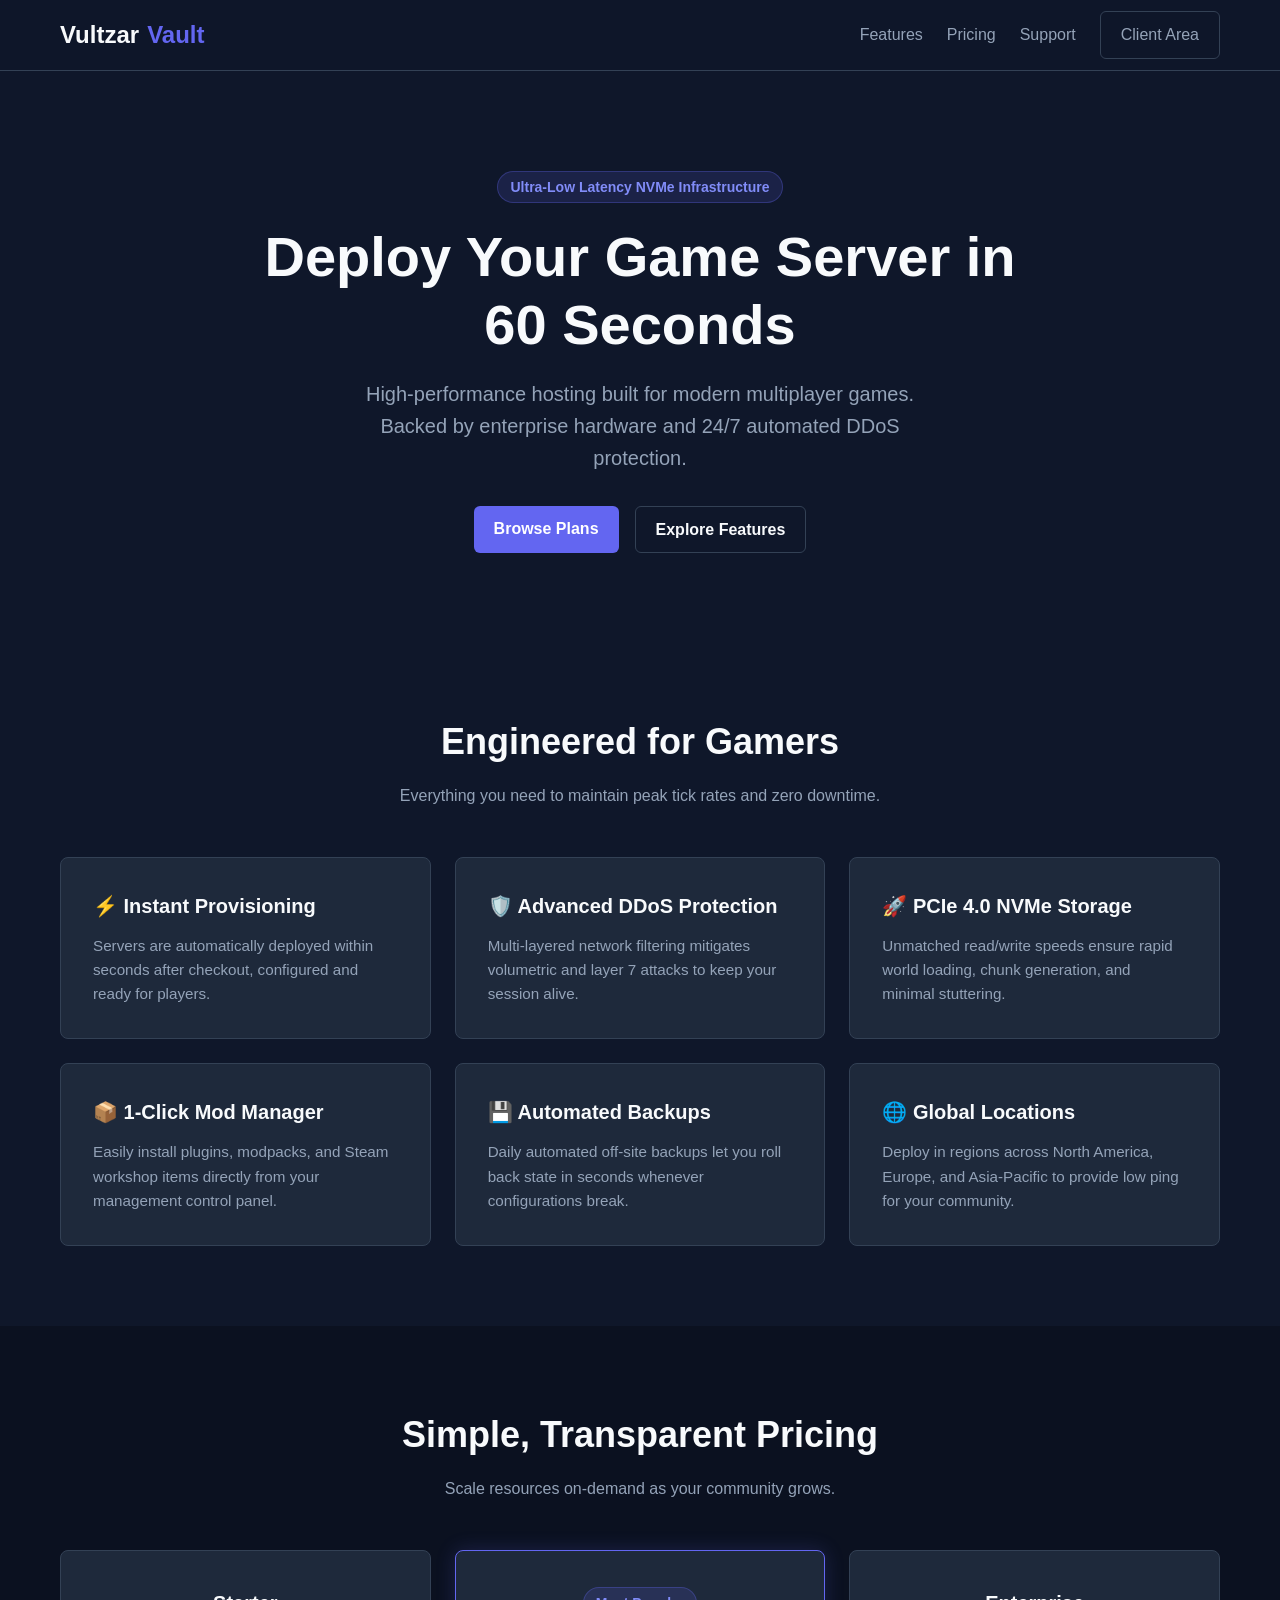
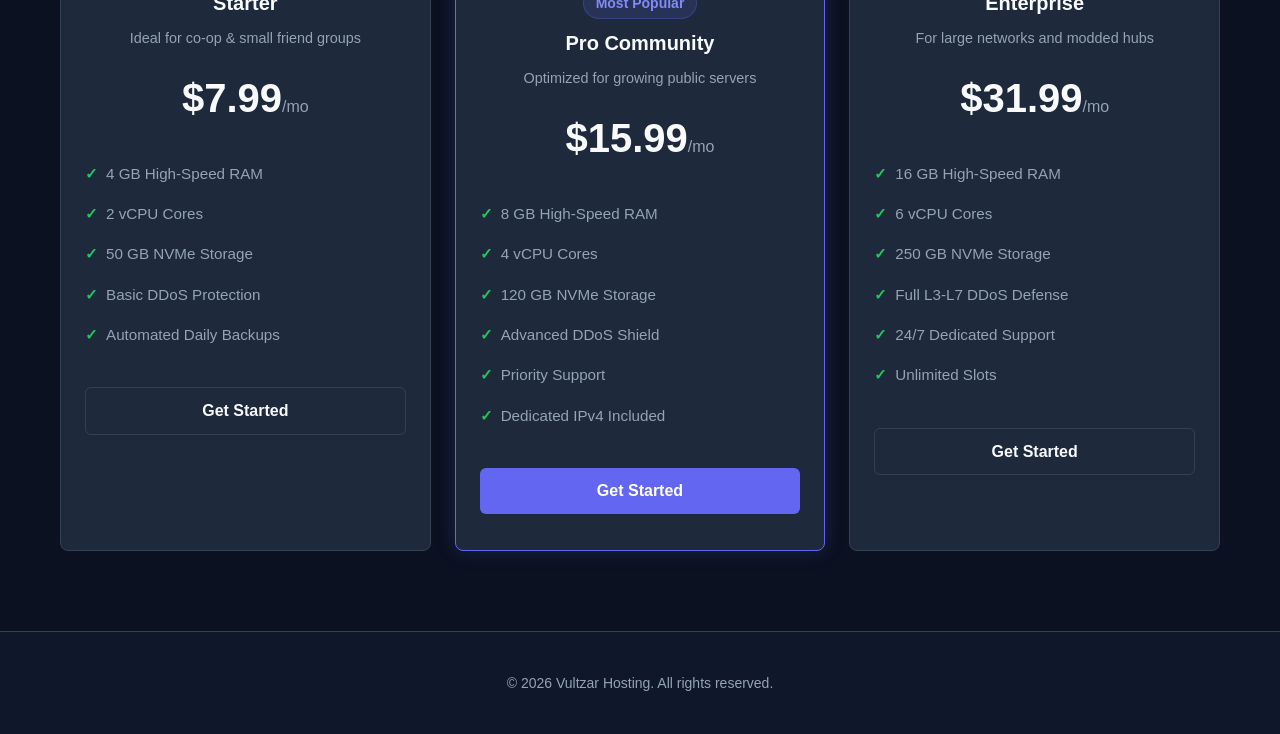
<file: index.html>
<!DOCTYPE html>
<html lang="en">
<head>
  <meta charset="UTF-8" />
  <meta name="viewport" content="width=device-width, initial-scale=1.0" />
  <title>Vultzar Vault - High-Performance Game Server Hosting</title>
  <!-- Link to external stylesheet -->
  <link rel="stylesheet" href="style.css" />
</head>
<body>

  <!-- Header -->
  <header>
    <div class="container">
      <nav>
        <a href="#" class="logo">Vultzar<span>Vault</span></a>
        <ul class="nav-links">
          <li><a href="#features">Features</a></li>
          <li><a href="#pricing">Pricing</a></li>
          <li><a href="#support">Support</a></li>
          <li><a href="https://pelican.vultzar.com" class="btn btn-outline">Client Area</a></li>
        </ul>
      </nav>
    </div>
  </header>

  <!-- Hero Section -->
  <section class="hero">
    <div class="container">
      <div class="badge">Ultra-Low Latency NVMe Infrastructure</div>
      <h1>Deploy Your Game Server in 60 Seconds</h1>
      <p>High-performance hosting built for modern multiplayer games. Backed by enterprise hardware and 24/7 automated DDoS protection.</p>
      <div class="hero-actions">
        <a href="#pricing" class="btn btn-primary">Browse Plans</a>
        <a href="#features" class="btn btn-outline">Explore Features</a>
      </div>
    </div>
  </section>

  <!-- Features Section -->
  <section id="features" class="features">
    <div class="container">
      <div class="section-title">
        <h2>Engineered for Gamers</h2>
        <p>Everything you need to maintain peak tick rates and zero downtime.</p>
      </div>

      <div class="feature-grid">
        <div class="feature-card">
          <h3>⚡ Instant Provisioning</h3>
          <p>Servers are automatically deployed within seconds after checkout, configured and ready for players.</p>
        </div>
        <div class="feature-card">
          <h3>🛡️ Advanced DDoS Protection</h3>
          <p>Multi-layered network filtering mitigates volumetric and layer 7 attacks to keep your session alive.</p>
        </div>
        <div class="feature-card">
          <h3>🚀 PCIe 4.0 NVMe Storage</h3>
          <p>Unmatched read/write speeds ensure rapid world loading, chunk generation, and minimal stuttering.</p>
        </div>
        <div class="feature-card">
          <h3>📦 1-Click Mod Manager</h3>
          <p>Easily install plugins, modpacks, and Steam workshop items directly from your management control panel.</p>
        </div>
        <div class="feature-card">
          <h3>💾 Automated Backups</h3>
          <p>Daily automated off-site backups let you roll back state in seconds whenever configurations break.</p>
        </div>
        <div class="feature-card">
          <h3>🌐 Global Locations</h3>
          <p>Deploy in regions across North America, Europe, and Asia-Pacific to provide low ping for your community.</p>
        </div>
      </div>
    </div>
  </section>

  <!-- Pricing Section -->
  <section id="pricing" class="pricing">
    <div class="container">
      <div class="section-title">
        <h2>Simple, Transparent Pricing</h2>
        <p>Scale resources on-demand as your community grows.</p>
      </div>

      <div class="pricing-grid">
        <!-- Tier 1 -->
        <div class="price-card">
          <h3>Starter</h3>
          <p class="plan-desc">Ideal for co-op & small friend groups</p>
          <div class="price">$7.99<span>/mo</span></div>
          <ul class="price-features">
            <li>4 GB High-Speed RAM</li>
            <li>2 vCPU Cores</li>
            <li>50 GB NVMe Storage</li>
            <li>Basic DDoS Protection</li>
            <li>Automated Daily Backups</li>
          </ul>
          <a href="#" class="btn btn-outline full-width">Get Started</a>
        </div>

        <!-- Tier 2 -->
        <div class="price-card featured">
          <div class="badge badge-featured">Most Popular</div>
          <h3>Pro Community</h3>
          <p class="plan-desc">Optimized for growing public servers</p>
          <div class="price">$15.99<span>/mo</span></div>
          <ul class="price-features">
            <li>8 GB High-Speed RAM</li>
            <li>4 vCPU Cores</li>
            <li>120 GB NVMe Storage</li>
            <li>Advanced DDoS Shield</li>
            <li>Priority Support</li>
            <li>Dedicated IPv4 Included</li>
          </ul>
          <a href="#" class="btn btn-primary full-width">Get Started</a>
        </div>

        <!-- Tier 3 -->
        <div class="price-card">
          <h3>Enterprise</h3>
          <p class="plan-desc">For large networks and modded hubs</p>
          <div class="price">$31.99<span>/mo</span></div>
          <ul class="price-features">
            <li>16 GB High-Speed RAM</li>
            <li>6 vCPU Cores</li>
            <li>250 GB NVMe Storage</li>
            <li>Full L3-L7 DDoS Defense</li>
            <li>24/7 Dedicated Support</li>
            <li>Unlimited Slots</li>
          </ul>
          <a href="#" class="btn btn-outline full-width">Get Started</a>
        </div>
      </div>
    </div>
  </section>

  <!-- Footer -->
  <footer>
    <div class="container">
      <p>&copy; 2026 Vultzar Hosting. All rights reserved.</p>
    </div>
  </footer>

</body>
</html>
</file>
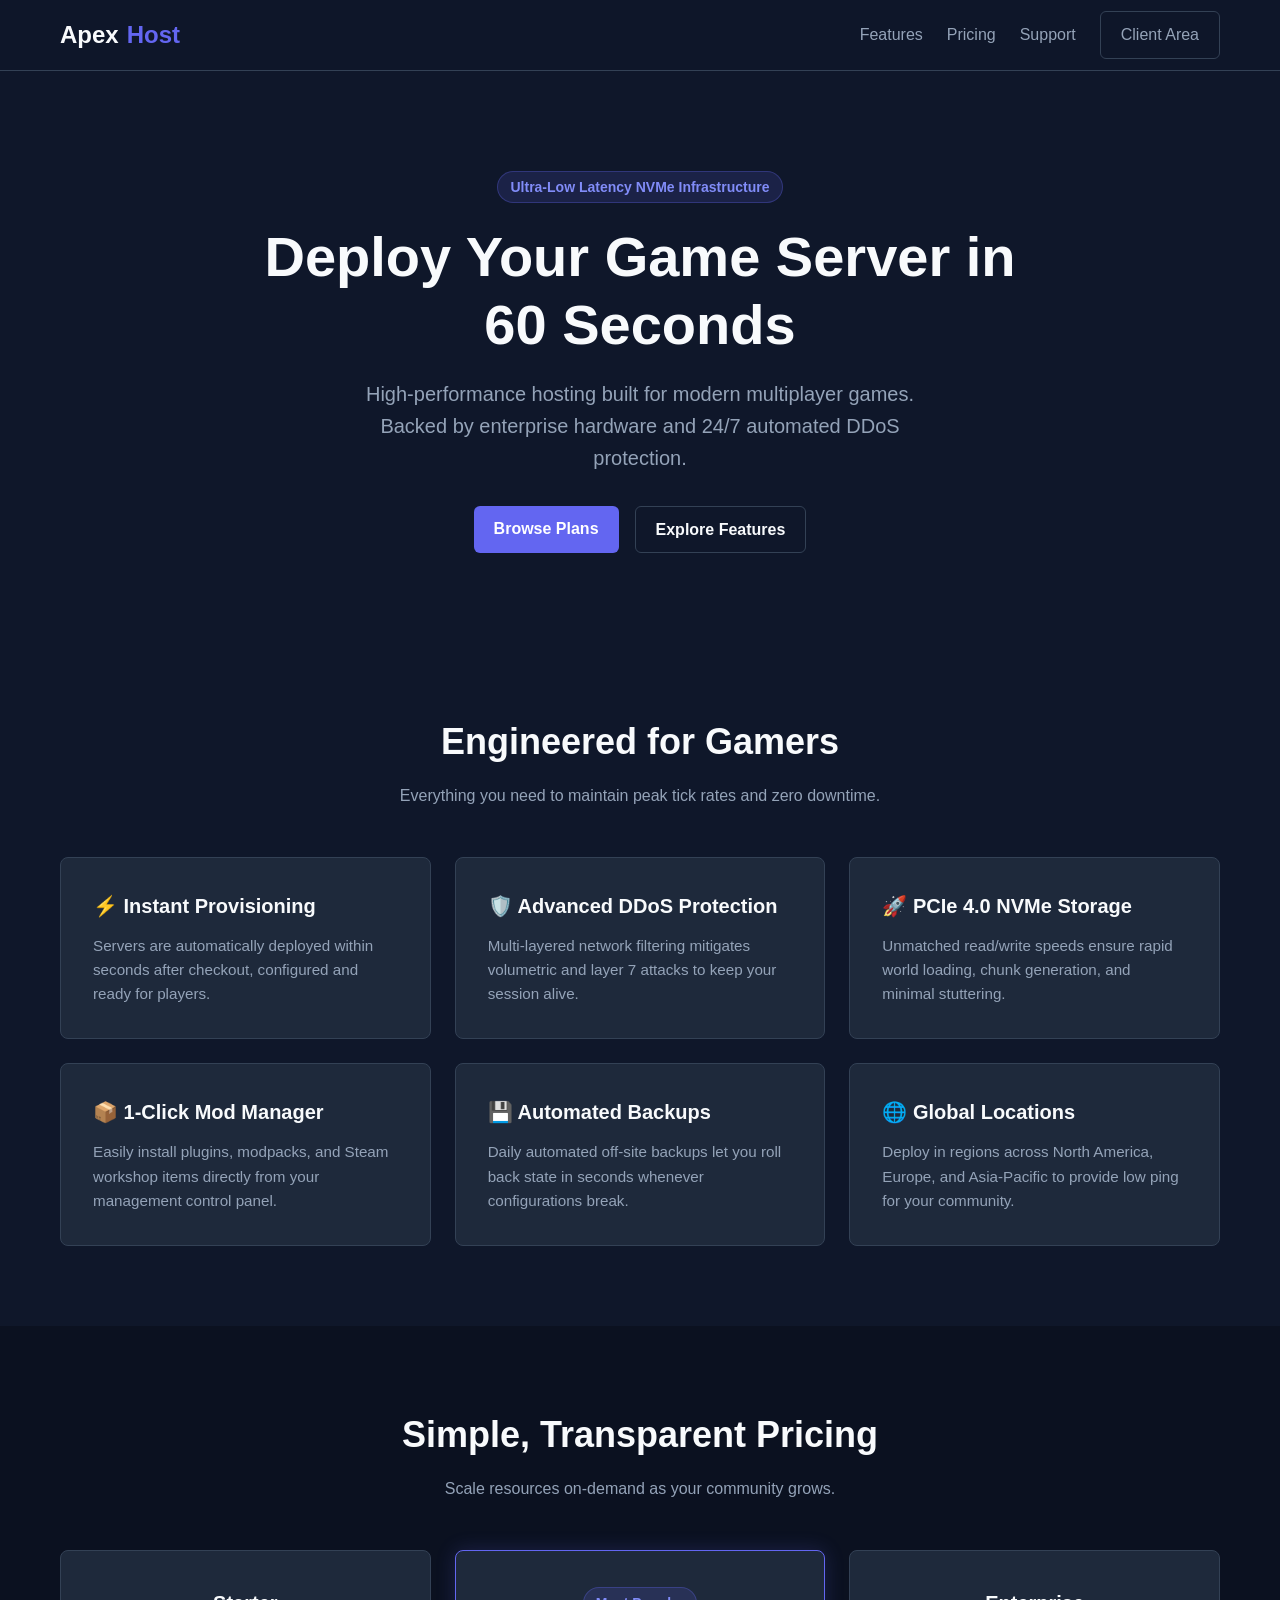
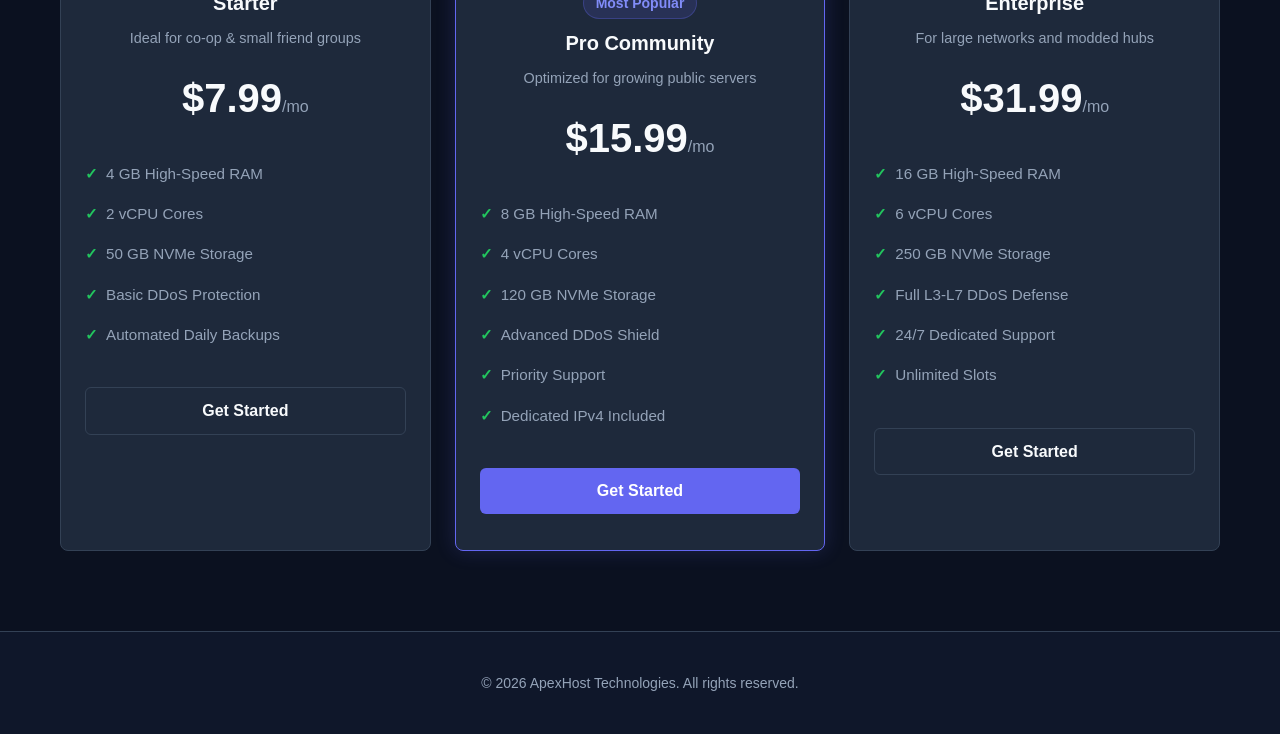
<file: home.html>
<!DOCTYPE html>
<html lang="en">
<head>
  <meta charset="UTF-8" />
  <meta name="viewport" content="width=device-width, initial-scale=1.0" />
  <title>ApexHost - High-Performance Game Server Hosting</title>
  <!-- Link to external stylesheet -->
  <link rel="stylesheet" href="style.css" />
</head>
<body>

  <!-- Header -->
  <header>
    <div class="container">
      <nav>
        <a href="#" class="logo">Apex<span>Host</span></a>
        <ul class="nav-links">
          <li><a href="#features">Features</a></li>
          <li><a href="#pricing">Pricing</a></li>
          <li><a href="#support">Support</a></li>
          <li><a href="#" class="btn btn-outline">Client Area</a></li>
        </ul>
      </nav>
    </div>
  </header>

  <!-- Hero Section -->
  <section class="hero">
    <div class="container">
      <div class="badge">Ultra-Low Latency NVMe Infrastructure</div>
      <h1>Deploy Your Game Server in 60 Seconds</h1>
      <p>High-performance hosting built for modern multiplayer games. Backed by enterprise hardware and 24/7 automated DDoS protection.</p>
      <div class="hero-actions">
        <a href="#pricing" class="btn btn-primary">Browse Plans</a>
        <a href="#features" class="btn btn-outline">Explore Features</a>
      </div>
    </div>
  </section>

  <!-- Features Section -->
  <section id="features" class="features">
    <div class="container">
      <div class="section-title">
        <h2>Engineered for Gamers</h2>
        <p>Everything you need to maintain peak tick rates and zero downtime.</p>
      </div>

      <div class="feature-grid">
        <div class="feature-card">
          <h3>⚡ Instant Provisioning</h3>
          <p>Servers are automatically deployed within seconds after checkout, configured and ready for players.</p>
        </div>
        <div class="feature-card">
          <h3>🛡️ Advanced DDoS Protection</h3>
          <p>Multi-layered network filtering mitigates volumetric and layer 7 attacks to keep your session alive.</p>
        </div>
        <div class="feature-card">
          <h3>🚀 PCIe 4.0 NVMe Storage</h3>
          <p>Unmatched read/write speeds ensure rapid world loading, chunk generation, and minimal stuttering.</p>
        </div>
        <div class="feature-card">
          <h3>📦 1-Click Mod Manager</h3>
          <p>Easily install plugins, modpacks, and Steam workshop items directly from your management control panel.</p>
        </div>
        <div class="feature-card">
          <h3>💾 Automated Backups</h3>
          <p>Daily automated off-site backups let you roll back state in seconds whenever configurations break.</p>
        </div>
        <div class="feature-card">
          <h3>🌐 Global Locations</h3>
          <p>Deploy in regions across North America, Europe, and Asia-Pacific to provide low ping for your community.</p>
        </div>
      </div>
    </div>
  </section>

  <!-- Pricing Section -->
  <section id="pricing" class="pricing">
    <div class="container">
      <div class="section-title">
        <h2>Simple, Transparent Pricing</h2>
        <p>Scale resources on-demand as your community grows.</p>
      </div>

      <div class="pricing-grid">
        <!-- Tier 1 -->
        <div class="price-card">
          <h3>Starter</h3>
          <p class="plan-desc">Ideal for co-op & small friend groups</p>
          <div class="price">$7.99<span>/mo</span></div>
          <ul class="price-features">
            <li>4 GB High-Speed RAM</li>
            <li>2 vCPU Cores</li>
            <li>50 GB NVMe Storage</li>
            <li>Basic DDoS Protection</li>
            <li>Automated Daily Backups</li>
          </ul>
          <a href="#" class="btn btn-outline full-width">Get Started</a>
        </div>

        <!-- Tier 2 -->
        <div class="price-card featured">
          <div class="badge badge-featured">Most Popular</div>
          <h3>Pro Community</h3>
          <p class="plan-desc">Optimized for growing public servers</p>
          <div class="price">$15.99<span>/mo</span></div>
          <ul class="price-features">
            <li>8 GB High-Speed RAM</li>
            <li>4 vCPU Cores</li>
            <li>120 GB NVMe Storage</li>
            <li>Advanced DDoS Shield</li>
            <li>Priority Support</li>
            <li>Dedicated IPv4 Included</li>
          </ul>
          <a href="#" class="btn btn-primary full-width">Get Started</a>
        </div>

        <!-- Tier 3 -->
        <div class="price-card">
          <h3>Enterprise</h3>
          <p class="plan-desc">For large networks and modded hubs</p>
          <div class="price">$31.99<span>/mo</span></div>
          <ul class="price-features">
            <li>16 GB High-Speed RAM</li>
            <li>6 vCPU Cores</li>
            <li>250 GB NVMe Storage</li>
            <li>Full L3-L7 DDoS Defense</li>
            <li>24/7 Dedicated Support</li>
            <li>Unlimited Slots</li>
          </ul>
          <a href="#" class="btn btn-outline full-width">Get Started</a>
        </div>
      </div>
    </div>
  </section>

  <!-- Footer -->
  <footer>
    <div class="container">
      <p>&copy; 2026 ApexHost Technologies. All rights reserved.</p>
    </div>
  </footer>

</body>
</html>
</file>
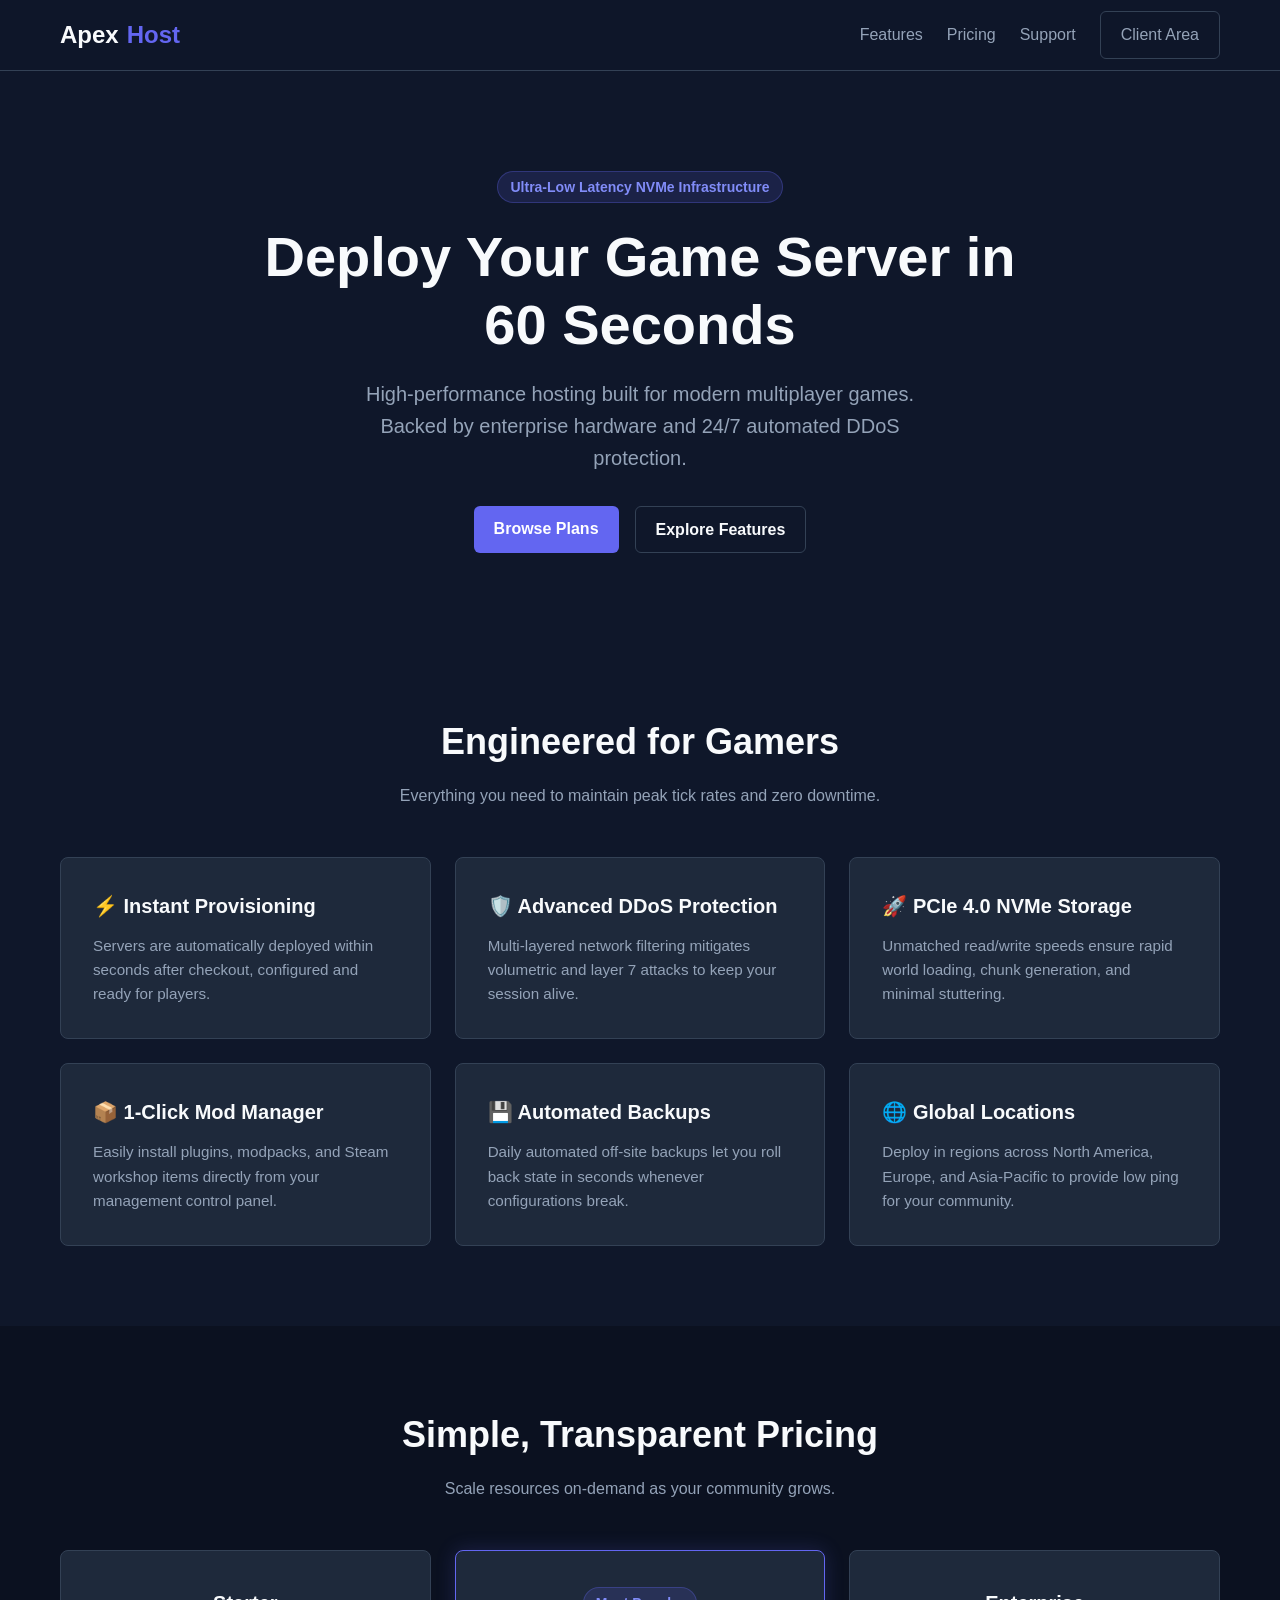
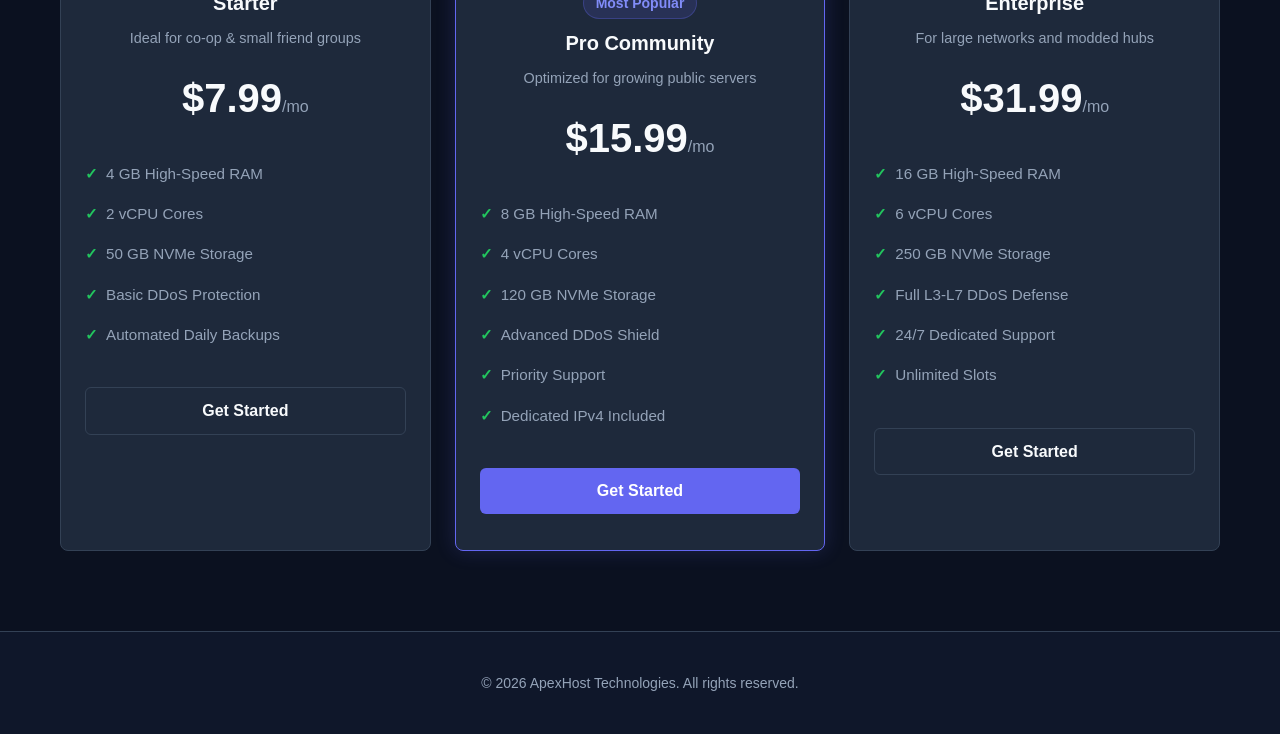
<file: vultzarvaultv0.2.html>
<!DOCTYPE html>
<html lang="en">
<head>
  <meta charset="UTF-8" />
  <meta name="viewport" content="width=device-width, initial-scale=1.0" />
  <title>ApexHost - High-Performance Game Server Hosting</title>
  <!-- Link to external stylesheet -->
  <link rel="stylesheet" href="style.css" />
</head>
<body>

  <!-- Header -->
  <header>
    <div class="container">
      <nav>
        <a href="#" class="logo">Apex<span>Host</span></a>
        <ul class="nav-links">
          <li><a href="#features">Features</a></li>
          <li><a href="#pricing">Pricing</a></li>
          <li><a href="#support">Support</a></li>
          <li><a href="#" class="btn btn-outline">Client Area</a></li>
        </ul>
      </nav>
    </div>
  </header>

  <!-- Hero Section -->
  <section class="hero">
    <div class="container">
      <div class="badge">Ultra-Low Latency NVMe Infrastructure</div>
      <h1>Deploy Your Game Server in 60 Seconds</h1>
      <p>High-performance hosting built for modern multiplayer games. Backed by enterprise hardware and 24/7 automated DDoS protection.</p>
      <div class="hero-actions">
        <a href="#pricing" class="btn btn-primary">Browse Plans</a>
        <a href="#features" class="btn btn-outline">Explore Features</a>
      </div>
    </div>
  </section>

  <!-- Features Section -->
  <section id="features" class="features">
    <div class="container">
      <div class="section-title">
        <h2>Engineered for Gamers</h2>
        <p>Everything you need to maintain peak tick rates and zero downtime.</p>
      </div>

      <div class="feature-grid">
        <div class="feature-card">
          <h3>⚡ Instant Provisioning</h3>
          <p>Servers are automatically deployed within seconds after checkout, configured and ready for players.</p>
        </div>
        <div class="feature-card">
          <h3>🛡️ Advanced DDoS Protection</h3>
          <p>Multi-layered network filtering mitigates volumetric and layer 7 attacks to keep your session alive.</p>
        </div>
        <div class="feature-card">
          <h3>🚀 PCIe 4.0 NVMe Storage</h3>
          <p>Unmatched read/write speeds ensure rapid world loading, chunk generation, and minimal stuttering.</p>
        </div>
        <div class="feature-card">
          <h3>📦 1-Click Mod Manager</h3>
          <p>Easily install plugins, modpacks, and Steam workshop items directly from your management control panel.</p>
        </div>
        <div class="feature-card">
          <h3>💾 Automated Backups</h3>
          <p>Daily automated off-site backups let you roll back state in seconds whenever configurations break.</p>
        </div>
        <div class="feature-card">
          <h3>🌐 Global Locations</h3>
          <p>Deploy in regions across North America, Europe, and Asia-Pacific to provide low ping for your community.</p>
        </div>
      </div>
    </div>
  </section>

  <!-- Pricing Section -->
  <section id="pricing" class="pricing">
    <div class="container">
      <div class="section-title">
        <h2>Simple, Transparent Pricing</h2>
        <p>Scale resources on-demand as your community grows.</p>
      </div>

      <div class="pricing-grid">
        <!-- Tier 1 -->
        <div class="price-card">
          <h3>Starter</h3>
          <p class="plan-desc">Ideal for co-op & small friend groups</p>
          <div class="price">$7.99<span>/mo</span></div>
          <ul class="price-features">
            <li>4 GB High-Speed RAM</li>
            <li>2 vCPU Cores</li>
            <li>50 GB NVMe Storage</li>
            <li>Basic DDoS Protection</li>
            <li>Automated Daily Backups</li>
          </ul>
          <a href="#" class="btn btn-outline full-width">Get Started</a>
        </div>

        <!-- Tier 2 -->
        <div class="price-card featured">
          <div class="badge badge-featured">Most Popular</div>
          <h3>Pro Community</h3>
          <p class="plan-desc">Optimized for growing public servers</p>
          <div class="price">$15.99<span>/mo</span></div>
          <ul class="price-features">
            <li>8 GB High-Speed RAM</li>
            <li>4 vCPU Cores</li>
            <li>120 GB NVMe Storage</li>
            <li>Advanced DDoS Shield</li>
            <li>Priority Support</li>
            <li>Dedicated IPv4 Included</li>
          </ul>
          <a href="#" class="btn btn-primary full-width">Get Started</a>
        </div>

        <!-- Tier 3 -->
        <div class="price-card">
          <h3>Enterprise</h3>
          <p class="plan-desc">For large networks and modded hubs</p>
          <div class="price">$31.99<span>/mo</span></div>
          <ul class="price-features">
            <li>16 GB High-Speed RAM</li>
            <li>6 vCPU Cores</li>
            <li>250 GB NVMe Storage</li>
            <li>Full L3-L7 DDoS Defense</li>
            <li>24/7 Dedicated Support</li>
            <li>Unlimited Slots</li>
          </ul>
          <a href="#" class="btn btn-outline full-width">Get Started</a>
        </div>
      </div>
    </div>
  </section>

  <!-- Footer -->
  <footer>
    <div class="container">
      <p>&copy; 2026 ApexHost Technologies. All rights reserved.</p>
    </div>
  </footer>

</body>
</html>
</file>
<file: style.css>
:root {
  --bg-dark: #0f172a;
  --bg-card: #1e293b;
  --bg-secondary: #0b1120;
  --primary: #6366f1;
  --primary-hover: #4f46e5;
  --accent: #22c55e;
  --text-main: #f8fafc;
  --text-muted: #94a3b8;
  --border: #334155;
}

* {
  box-sizing: border-box;
  margin: 0;
  padding: 0;
  font-family: -apple-system, BlinkMacSystemFont, "Segoe UI", Roboto, Oxygen, Ubuntu, Cantarell, sans-serif;
}

body {
  background-color: var(--bg-dark);
  color: var(--text-main);
  line-height: 1.6;
}

/* Layout Utilities */
.container {
  max-width: 1200px;
  margin: 0 auto;
  padding: 0 20px;
}

.full-width {
  width: 100%;
}

/* Header & Nav */
header {
  border-bottom: 1px solid var(--border);
  position: sticky;
  top: 0;
  background-color: rgba(15, 23, 42, 0.95);
  backdrop-filter: blur(8px);
  z-index: 100;
}

nav {
  display: flex;
  justify-content: space-between;
  align-items: center;
  height: 70px;
}

.logo {
  font-size: 1.5rem;
  font-weight: 700;
  color: var(--text-main);
  text-decoration: none;
  display: flex;
  align-items: center;
  gap: 8px;
}

.logo span {
  color: var(--primary);
}

.nav-links {
  display: flex;
  gap: 24px;
  list-style: none;
  align-items: center;
}

.nav-links a {
  color: var(--text-muted);
  text-decoration: none;
  font-weight: 500;
  transition: color 0.2s;
}

.nav-links a:hover {
  color: var(--text-main);
}

/* Buttons */
.btn {
  display: inline-block;
  padding: 10px 20px;
  border-radius: 6px;
  font-weight: 600;
  text-decoration: none;
  text-align: center;
  transition: all 0.2s;
  cursor: pointer;
  border: none;
}

.btn-primary {
  background-color: var(--primary);
  color: white;
}

.btn-primary:hover {
  background-color: var(--primary-hover);
}

.btn-outline {
  background: transparent;
  color: var(--text-main);
  border: 1px solid var(--border);
}

.btn-outline:hover {
  border-color: var(--text-main);
}

/* Badges */
.badge {
  display: inline-block;
  padding: 4px 12px;
  background: rgba(99, 102, 241, 0.15);
  color: #818cf8;
  border-radius: 20px;
  font-size: 0.875rem;
  font-weight: 600;
  margin-bottom: 20px;
  border: 1px solid rgba(99, 102, 241, 0.3);
}

.badge-featured {
  margin-bottom: 8px;
}

/* Hero Section */
.hero {
  padding: 100px 0 80px;
  text-align: center;
}

.hero h1 {
  font-size: 3.5rem;
  font-weight: 800;
  line-height: 1.2;
  margin-bottom: 20px;
  max-width: 800px;
  margin-left: auto;
  margin-right: auto;
}

.hero p {
  font-size: 1.25rem;
  color: var(--text-muted);
  max-width: 600px;
  margin: 0 auto 32px;
}

.hero-actions {
  display: flex;
  gap: 16px;
  justify-content: center;
}

/* Features */
.section-title {
  text-align: center;
  margin-bottom: 48px;
}

.section-title h2 {
  font-size: 2.25rem;
  margin-bottom: 12px;
}

.section-title p {
  color: var(--text-muted);
}

.features {
  padding: 80px 0;
}

.feature-grid {
  display: grid;
  grid-template-columns: repeat(auto-fit, minmax(300px, 1fr));
  gap: 24px;
}

.feature-card {
  background-color: var(--bg-card);
  border: 1px solid var(--border);
  border-radius: 8px;
  padding: 32px;
}

.feature-card h3 {
  font-size: 1.25rem;
  margin-bottom: 12px;
}

.feature-card p {
  color: var(--text-muted);
  font-size: 0.95rem;
}

/* Pricing */
.pricing {
  padding: 80px 0;
  background-color: var(--bg-secondary);
}

.pricing-grid {
  display: grid;
  grid-template-columns: repeat(auto-fit, minmax(280px, 1fr));
  gap: 24px;
}

.price-card {
  background-color: var(--bg-card);
  border: 1px solid var(--border);
  border-radius: 8px;
  padding: 36px 24px;
  text-align: center;
  position: relative;
}

.price-card.featured {
  border-color: var(--primary);
  box-shadow: 0 0 20px rgba(99, 102, 241, 0.2);
}

.price-card h3 {
  font-size: 1.25rem;
  margin-bottom: 8px;
}

.price-card .plan-desc {
  color: var(--text-muted);
  font-size: 0.9rem;
}

.price {
  font-size: 2.5rem;
  font-weight: 700;
  margin: 16px 0;
}

.price span {
  font-size: 1rem;
  color: var(--text-muted);
  font-weight: 400;
}

.price-features {
  list-style: none;
  margin: 24px 0 32px;
  text-align: left;
}

.price-features li {
  padding: 8px 0;
  color: var(--text-muted);
  font-size: 0.95rem;
  display: flex;
  align-items: center;
  gap: 8px;
}

.price-features li::before {
  content: "✓";
  color: var(--accent);
  font-weight: bold;
}

/* Footer */
footer {
  border-top: 1px solid var(--border);
  padding: 40px 0;
  text-align: center;
  color: var(--text-muted);
  font-size: 0.875rem;
}

/* Responsive / Mobile Breakpoints */
@media (max-width: 768px) {
  .hero h1 {
    font-size: 2.5rem;
  }
  .nav-links {
    display: none;
  }
}
</file>
